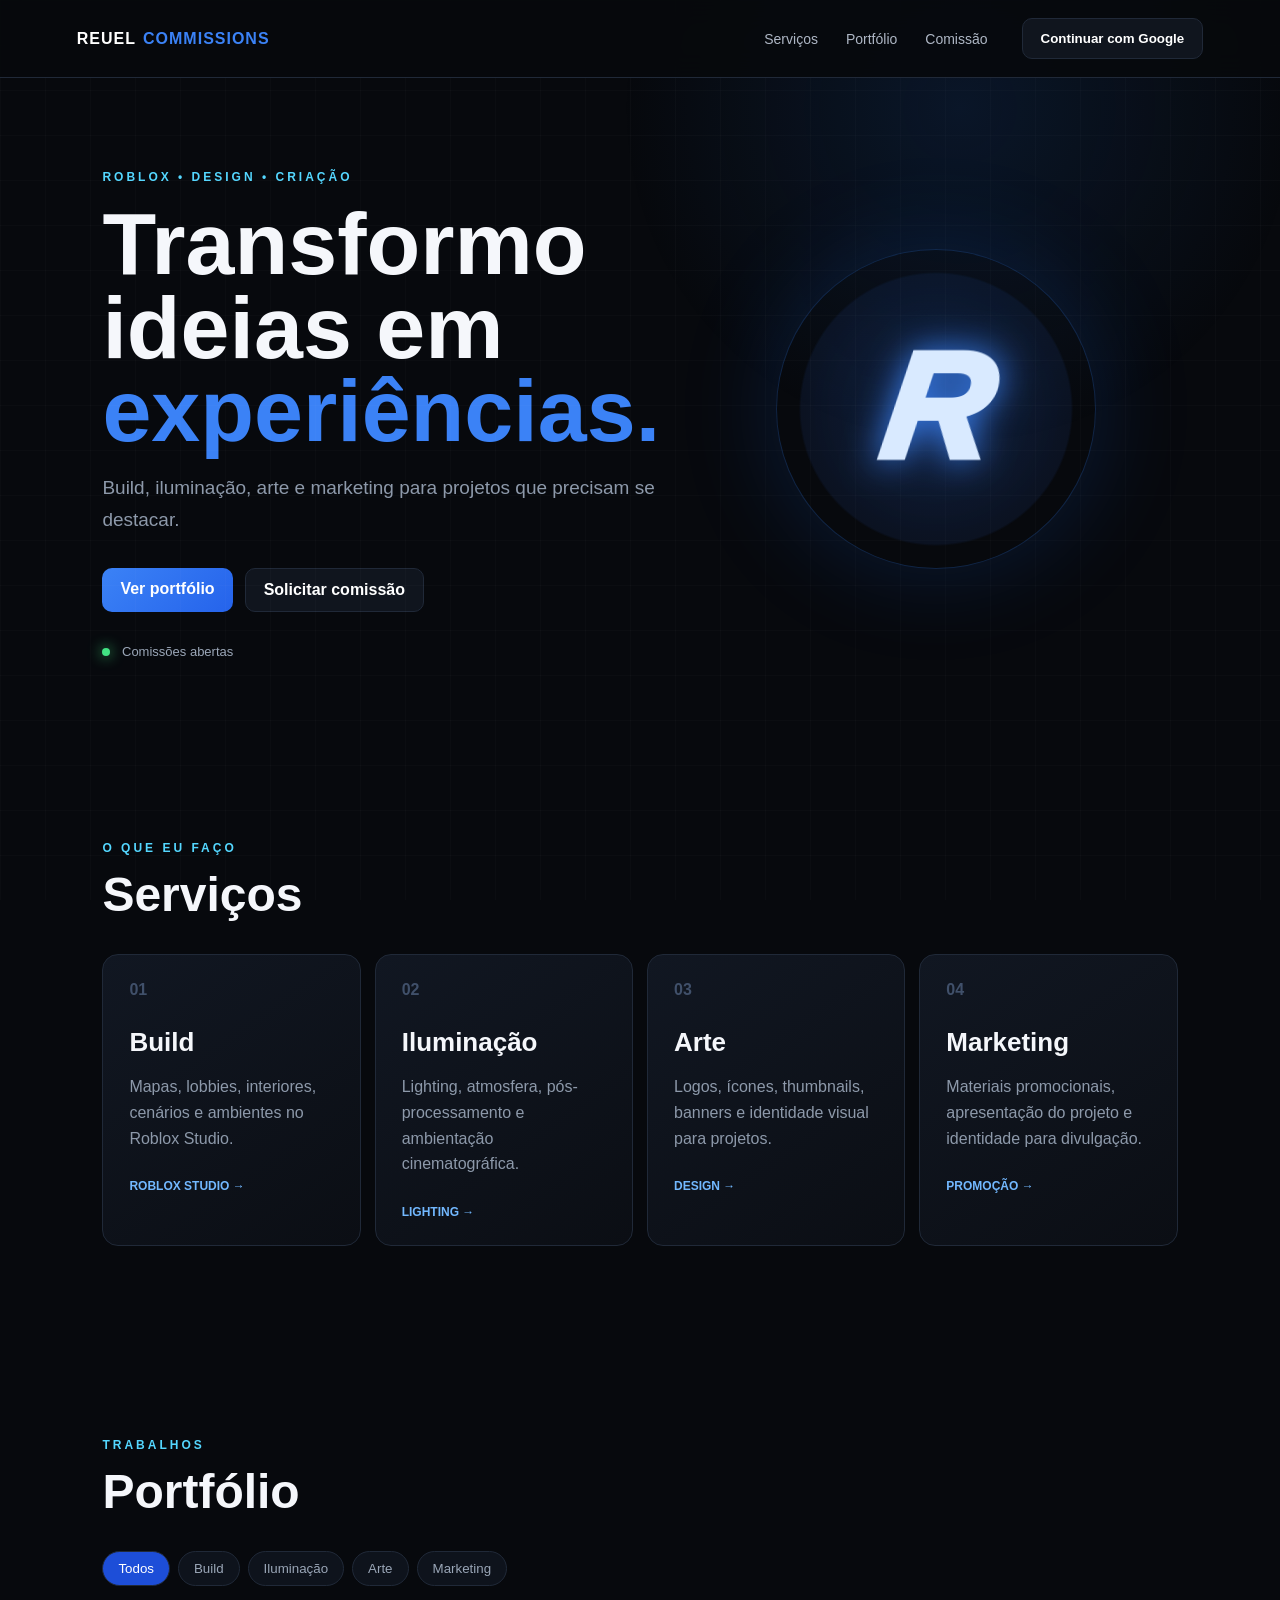
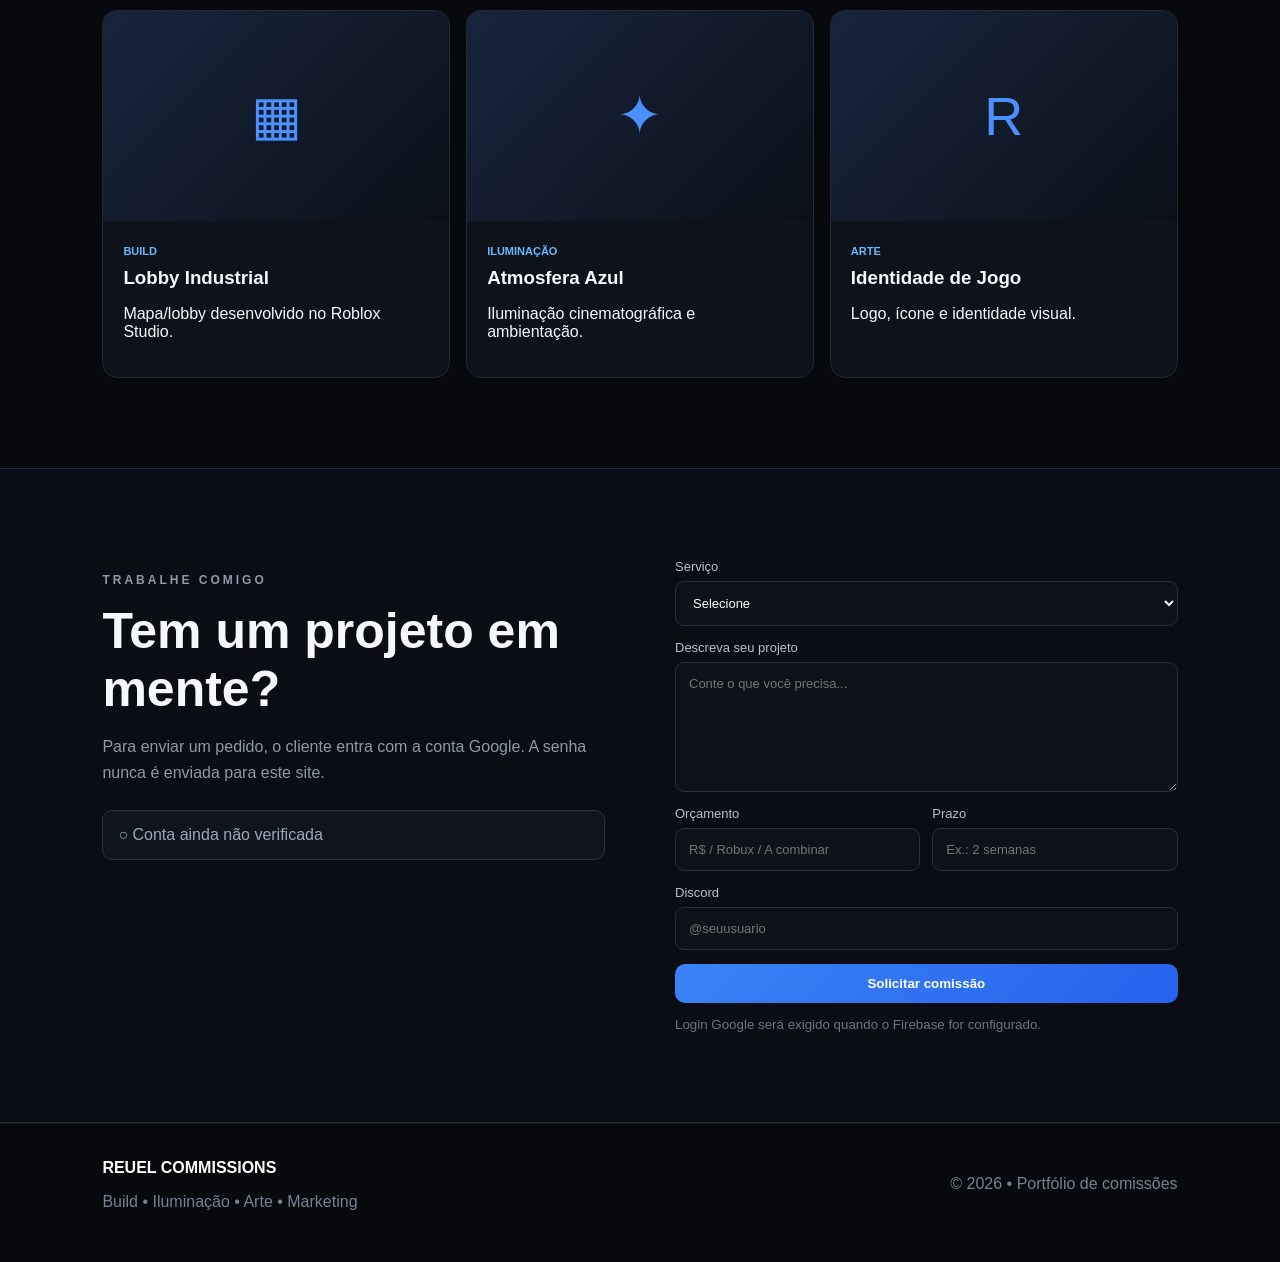
<file: index.html>
<!doctype html><html lang='pt-BR'><head><meta charset='utf-8'><meta name='viewport' content='width=device-width,initial-scale=1'><title>Reuel Commissions</title><link rel='stylesheet' href='style.css'></head><body>
<header><a class='brand' href='#'>REUEL<span>COMMISSIONS</span></a><nav><a href='#servicos'>Serviços</a><a href='#portfolio'>Portfólio</a><a href='#comissao'>Comissão</a></nav><button id='loginBtn' class='ghost'>Continuar com Google</button></header>
<main><section class='hero'><div><p class='eyebrow'>ROBLOX • DESIGN • CRIAÇÃO</p><h1>Transformo ideias em <em>experiências.</em></h1><p class='lead'>Build, iluminação, arte e marketing para projetos que precisam se destacar.</p><div class='actions'><a class='primary' href='#portfolio'>Ver portfólio</a><a class='secondary' href='#comissao'>Solicitar comissão</a></div><div id='commissionStatus' class='status'><i></i> Comissões abertas</div></div><div class='orb'><div class='r'>R</div></div></section>
<section id='servicos'><div class='section-title'><p>O QUE EU FAÇO</p><h2>Serviços</h2></div><div class='cards'><article><b>01</b><h3>Build</h3><p>Mapas, lobbies, interiores, cenários e ambientes no Roblox Studio.</p><span>ROBLOX STUDIO →</span></article><article><b>02</b><h3>Iluminação</h3><p>Lighting, atmosfera, pós-processamento e ambientação cinematográfica.</p><span>LIGHTING →</span></article><article><b>03</b><h3>Arte</h3><p>Logos, ícones, thumbnails, banners e identidade visual para projetos.</p><span>DESIGN →</span></article><article><b>04</b><h3>Marketing</h3><p>Materiais promocionais, apresentação do projeto e identidade para divulgação.</p><span>PROMOÇÃO →</span></article></div></section>
<section id='portfolio'><div class='section-title'><p>TRABALHOS</p><h2>Portfólio</h2></div><div class='filters'><button class='active' data-filter='todos'>Todos</button><button data-filter='build'>Build</button><button data-filter='luz'>Iluminação</button><button data-filter='arte'>Arte</button><button data-filter='marketing'>Marketing</button></div><div id='portfolioGrid' class='portfolio'></div></section>
<section id='comissao' class='commission'><div><p class='eyebrow'>TRABALHE COMIGO</p><h2>Tem um projeto em mente?</h2><p>Para enviar um pedido, o cliente entra com a conta Google. A senha nunca é enviada para este site.</p><div id='accountBox' class='account'>○ Conta ainda não verificada</div></div><form id='form'><label>Serviço<select required><option value=''>Selecione</option><option>Build</option><option>Iluminação</option><option>Arte</option><option>Marketing</option></select></label><label>Descreva seu projeto<textarea required placeholder='Conte o que você precisa...'></textarea></label><div class='row'><label>Orçamento<input placeholder='R$ / Robux / A combinar'></label><label>Prazo<input placeholder='Ex.: 2 semanas'></label></div><label>Discord<input placeholder='@seuusuario'></label><button id='requestButton' class='primary' type='submit'>Enviar pedido</button><small id='formMsg'>Login Google será exigido quando o Firebase for configurado.</small></form></section>
</main><footer><div><b>REUEL COMMISSIONS</b><p>Build • Iluminação • Arte • Marketing</p></div><p>© 2026 • Portfólio de comissões</p></footer>
<script src='app.js'></script></body></html>
</file>
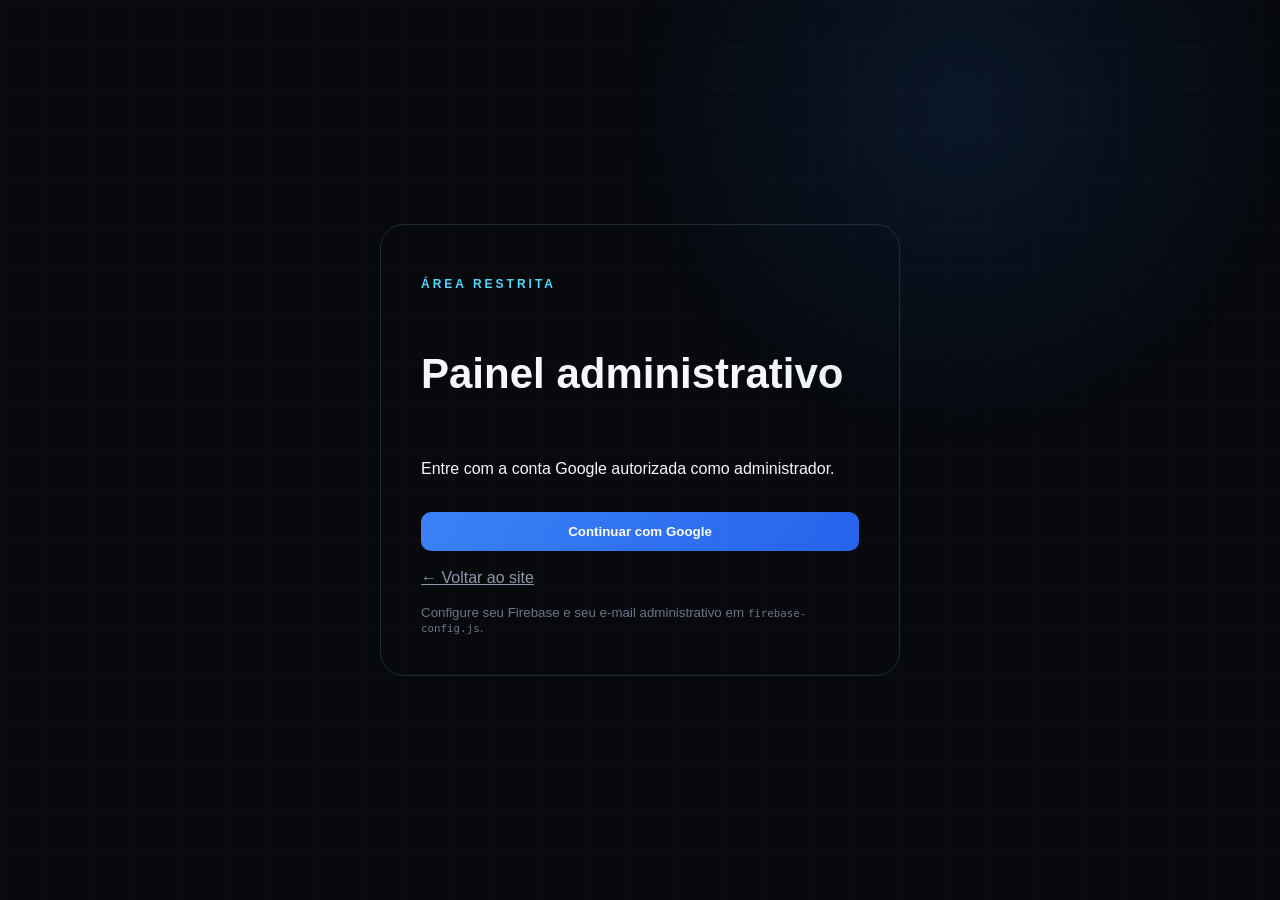
<file: admin/index.html>
<!doctype html><html lang="pt-BR"><head><meta charset="utf-8"><meta name="viewport" content="width=device-width,initial-scale=1"><title>Admin • Reuel Commissions</title><link rel="stylesheet" href="../style.css"><link rel="stylesheet" href="admin.css"></head><body class="admin-body">
<div id="adminLogin" class="admin-login"><div class="login-card"><p class="eyebrow">ÁREA RESTRITA</p><h1>Painel administrativo</h1><p>Entre com a conta Google autorizada como administrador.</p><button id="adminLoginBtn" class="primary">Continuar com Google</button><a href="../index.html">← Voltar ao site</a><small id="loginHelp">Configure seu Firebase e seu e-mail administrativo em <code>firebase-config.js</code>.</small></div></div>
<div id="adminApp" class="admin-shell hidden"><aside><a class="admin-brand" href="../index.html">REUEL<span>COMMISSIONS</span></a><nav><button class="nav active" data-page="dashboard">Visão geral</button><button class="nav" data-page="portfolio">Portfólio</button><button class="nav" data-page="requests">Pedidos</button><button class="nav" data-page="settings">Comissões</button></nav><button id="logoutBtn" class="ghost">Sair</button></aside><main class="admin-main">
<section id="page-dashboard" class="admin-page"><p class="eyebrow">ADMIN</p><h1>Visão geral</h1><div class="admin-cards"><article><span>Status</span><strong id="dashStatus">Abertas</strong></article><article><span>Projetos</span><strong id="dashProjects">0</strong></article><article><span>Pedidos</span><strong id="dashRequests">0</strong></article></div></section>
<section id="page-portfolio" class="admin-page hidden"><div class="admin-heading"><div><p class="eyebrow">PORTFÓLIO</p><h1>Projetos</h1></div><button id="newProject" class="primary">+ Novo projeto</button></div><div id="projectList" class="admin-list"></div><form id="projectForm" class="editor hidden"><h2 id="editorTitle">Novo projeto</h2><input id="editIndex" type="hidden"><label>Nome<input id="pName" required></label><label>Categoria<select id="pCat"><option value="build">Build</option><option value="luz">Iluminação</option><option value="arte">Arte</option><option value="marketing">Marketing</option></select></label><label>Descrição<textarea id="pDesc" required></textarea></label><label>Símbolo temporário<input id="pIcon" maxlength="3" placeholder="◆"></label><div class="row"><button class="primary" type="submit">Salvar</button><button id="cancelEdit" class="secondary" type="button">Cancelar</button></div><small>Upload real de imagens será ligado ao Firebase Storage.</small></form></section>
<section id="page-requests" class="admin-page hidden"><p class="eyebrow">CLIENTES</p><h1>Pedidos de comissão</h1><div id="requestList" class="admin-list"></div></section>
<section id="page-settings" class="admin-page hidden"><p class="eyebrow">DISPONIBILIDADE</p><h1>Comissões</h1><div class="setting-card"><div><h2 id="statusTitle">Comissões abertas</h2><p id="statusDesc">Clientes podem solicitar novos trabalhos.</p></div><label class="switch"><input id="openToggle" type="checkbox"><span></span></label></div><p class="save-note" id="saveNote"></p></section>
</main></div><script src="../firebase-config.js"></script><script src="admin.js"></script></body></html>
</file>
<file: style.css>
:root{--bg:#07090d;--panel:#0e121a;--line:#202938;--text:#f5f7fb;--muted:#8d99aa;--blue:#3b82f6;--cyan:#54d7ff}*{box-sizing:border-box}html{scroll-behavior:smooth}body{margin:0;background:var(--bg);color:var(--text);font-family:Inter,Arial,sans-serif}body:before{content:'';position:fixed;inset:0;background:radial-gradient(circle at 75% 12%,#123b7544,transparent 27%),linear-gradient(#ffffff05 1px,transparent 1px),linear-gradient(90deg,#ffffff05 1px,transparent 1px);background-size:auto,45px 45px,45px 45px;pointer-events:none}header{height:78px;display:flex;align-items:center;gap:34px;padding:0 6vw;border-bottom:1px solid var(--line);position:sticky;top:0;background:#07090de8;backdrop-filter:blur(15px);z-index:5}.brand{color:white;text-decoration:none;font-weight:900;letter-spacing:1px}.brand span{color:var(--blue);margin-left:7px}nav{display:flex;gap:28px;margin-left:auto}nav a{color:#aeb7c5;text-decoration:none;font-size:14px}button,a{transition:.2s}.ghost,.secondary,.primary{border-radius:10px;padding:12px 18px;border:1px solid var(--line);cursor:pointer;text-decoration:none;font-weight:700}.ghost,.secondary{background:#10151e;color:white}.primary{background:linear-gradient(135deg,var(--blue),#2563eb);color:white;border:0}.hero{min-height:650px;display:grid;grid-template-columns:1.1fr .9fr;align-items:center;padding:80px 8vw}.eyebrow,.section-title p{color:var(--cyan);font-size:12px;font-weight:800;letter-spacing:3px}.hero h1{font-size:clamp(48px,7vw,88px);line-height:.95;margin:18px 0;max-width:760px}.hero em{font-style:normal;color:var(--blue)}.lead{color:var(--muted);font-size:19px;max-width:600px;line-height:1.7}.actions{display:flex;gap:12px;margin:32px 0}.status{color:#9ba7b8;font-size:13px}.status i{display:inline-block;width:8px;height:8px;border-radius:50%;background:#42e383;box-shadow:0 0 14px #42e383;margin-right:8px}.orb{justify-self:center;width:320px;height:320px;border-radius:50%;display:grid;place-items:center;background:radial-gradient(circle,#2b68d744,#0b1221 60%,transparent 61%);border:1px solid #265fb555;box-shadow:0 0 100px #1764e433}.r{font-size:150px;font-weight:1000;font-style:italic;color:#d9eaff;text-shadow:0 0 35px #3b82f6;transform:skew(-8deg)}section:not(.hero){padding:90px 8vw}.section-title h2{font-size:48px;margin:8px 0 32px}.cards{display:grid;grid-template-columns:repeat(4,1fr);gap:14px}.cards article{background:linear-gradient(145deg,#111722,#0b0e14);border:1px solid var(--line);padding:26px;border-radius:16px;min-height:235px}.cards b{color:#40506a}.cards h3{font-size:26px;margin:28px 0 10px}.cards p,.hint,.commission p{color:var(--muted);line-height:1.6}.cards span{display:block;margin-top:28px;color:#72b8ff;font-size:12px;font-weight:800}.filters{display:flex;gap:8px;flex-wrap:wrap;margin-bottom:24px}.filters button{border:1px solid var(--line);background:#0e131c;color:#9aa6b7;padding:9px 15px;border-radius:20px}.filters .active{background:#1d4ed8;color:white}.portfolio{display:grid;grid-template-columns:repeat(3,1fr);gap:16px}.project{border:1px solid var(--line);background:var(--panel);border-radius:15px;overflow:hidden}.cover{height:210px;background:linear-gradient(135deg,#17253c,#0b1018);display:grid;place-items:center;font-size:54px;color:#4c8fff}.project .info{padding:20px}.tag{color:#67b8ff;font-size:11px;text-transform:uppercase;font-weight:800}.project h3{margin:8px 0}.commission{display:grid!important;grid-template-columns:1fr 1fr;gap:70px;background:#0a0d13;border-top:1px solid var(--line);border-bottom:1px solid var(--line)}.commission h2{font-size:50px;margin:12px 0}.account{border:1px solid #283345;background:#0f141d;padding:15px;border-radius:10px;margin-top:25px;color:#9ba8ba}form{display:grid;gap:14px}label{font-size:13px;color:#b8c1ce;display:grid;gap:7px}input,select,textarea{width:100%;background:#0d1118;border:1px solid #263041;border-radius:9px;color:white;padding:13px;font:inherit}textarea{min-height:130px;resize:vertical}.row{display:grid;grid-template-columns:1fr 1fr;gap:12px}small{color:#697588}footer{padding:35px 8vw;display:flex;justify-content:space-between;color:#758195;border-top:1px solid #151b25}footer b{color:white}@media(max-width:850px){nav{display:none}.hero{grid-template-columns:1fr;padding-top:60px}.orb{display:none}.cards,.portfolio{grid-template-columns:1fr 1fr}.commission{grid-template-columns:1fr!important}.hero h1{font-size:54px}}@media(max-width:520px){header{padding:0 4vw}.ghost{font-size:11px;padding:10px}.cards,.portfolio,.row{grid-template-columns:1fr}.hero,section:not(.hero){padding-left:5vw;padding-right:5vw}.hero h1{font-size:44px}.commission h2,.section-title h2{font-size:38px}}
</file>
<file: admin/admin.css>
.admin-body{min-height:100vh}.hidden{display:none!important}.admin-login{min-height:100vh;display:grid;place-items:center;padding:24px}.login-card{width:min(520px,100%);padding:40px;border:1px solid var(--line);background:var(--card);border-radius:24px;display:grid;gap:18px}.login-card h1{font-size:42px}.login-card a{color:var(--muted)}.admin-shell{min-height:100vh;display:grid;grid-template-columns:250px 1fr}.admin-shell aside{border-right:1px solid var(--line);padding:28px 18px;display:flex;flex-direction:column;gap:28px;background:#080b11}.admin-brand{font-weight:900;font-size:18px}.admin-brand span{display:block;color:var(--blue);font-size:10px;letter-spacing:2px}.admin-shell nav{display:grid;gap:8px}.nav{background:transparent;border:0;color:var(--muted);text-align:left;padding:13px 14px;border-radius:10px;cursor:pointer}.nav.active,.nav:hover{background:#111827;color:white}.admin-shell aside .ghost{margin-top:auto}.admin-main{padding:48px;max-width:1200px;width:100%}.admin-page h1{font-size:42px;margin-bottom:28px}.admin-cards{display:grid;grid-template-columns:repeat(3,1fr);gap:18px}.admin-cards article,.setting-card,.editor,.admin-list article{border:1px solid var(--line);background:var(--card);border-radius:18px;padding:24px}.admin-cards span{color:var(--muted)}.admin-cards strong{display:block;font-size:30px;margin-top:10px}.admin-heading,.setting-card,.admin-list article,.item-actions{display:flex;justify-content:space-between;align-items:center;gap:18px}.admin-list{display:grid;gap:12px}.admin-list p{color:var(--muted)}.item-actions button,.text-btn{border:1px solid var(--line);background:#111827;color:white;padding:9px 12px;border-radius:8px;cursor:pointer}.item-actions .danger{color:#ff8080}.editor{margin-top:20px;display:grid;gap:15px}.editor label{display:grid;gap:7px;color:var(--muted)}.editor input,.editor textarea,.editor select{width:100%;background:#080b11;border:1px solid var(--line);color:white;padding:13px;border-radius:10px}.switch input{display:none}.switch span{display:block;width:58px;height:32px;border-radius:99px;background:#252b36;position:relative;cursor:pointer}.switch span:after{content:'';position:absolute;width:24px;height:24px;background:white;border-radius:50%;left:4px;top:4px;transition:.2s}.switch input:checked+span{background:var(--blue)}.switch input:checked+span:after{left:30px}.save-note{margin-top:15px;color:var(--muted)}@media(max-width:760px){.admin-shell{grid-template-columns:1fr}.admin-shell aside{border-right:0;border-bottom:1px solid var(--line)}.admin-shell nav{grid-template-columns:repeat(2,1fr)}.admin-main{padding:28px 18px}.admin-cards{grid-template-columns:1fr}}
</file>
